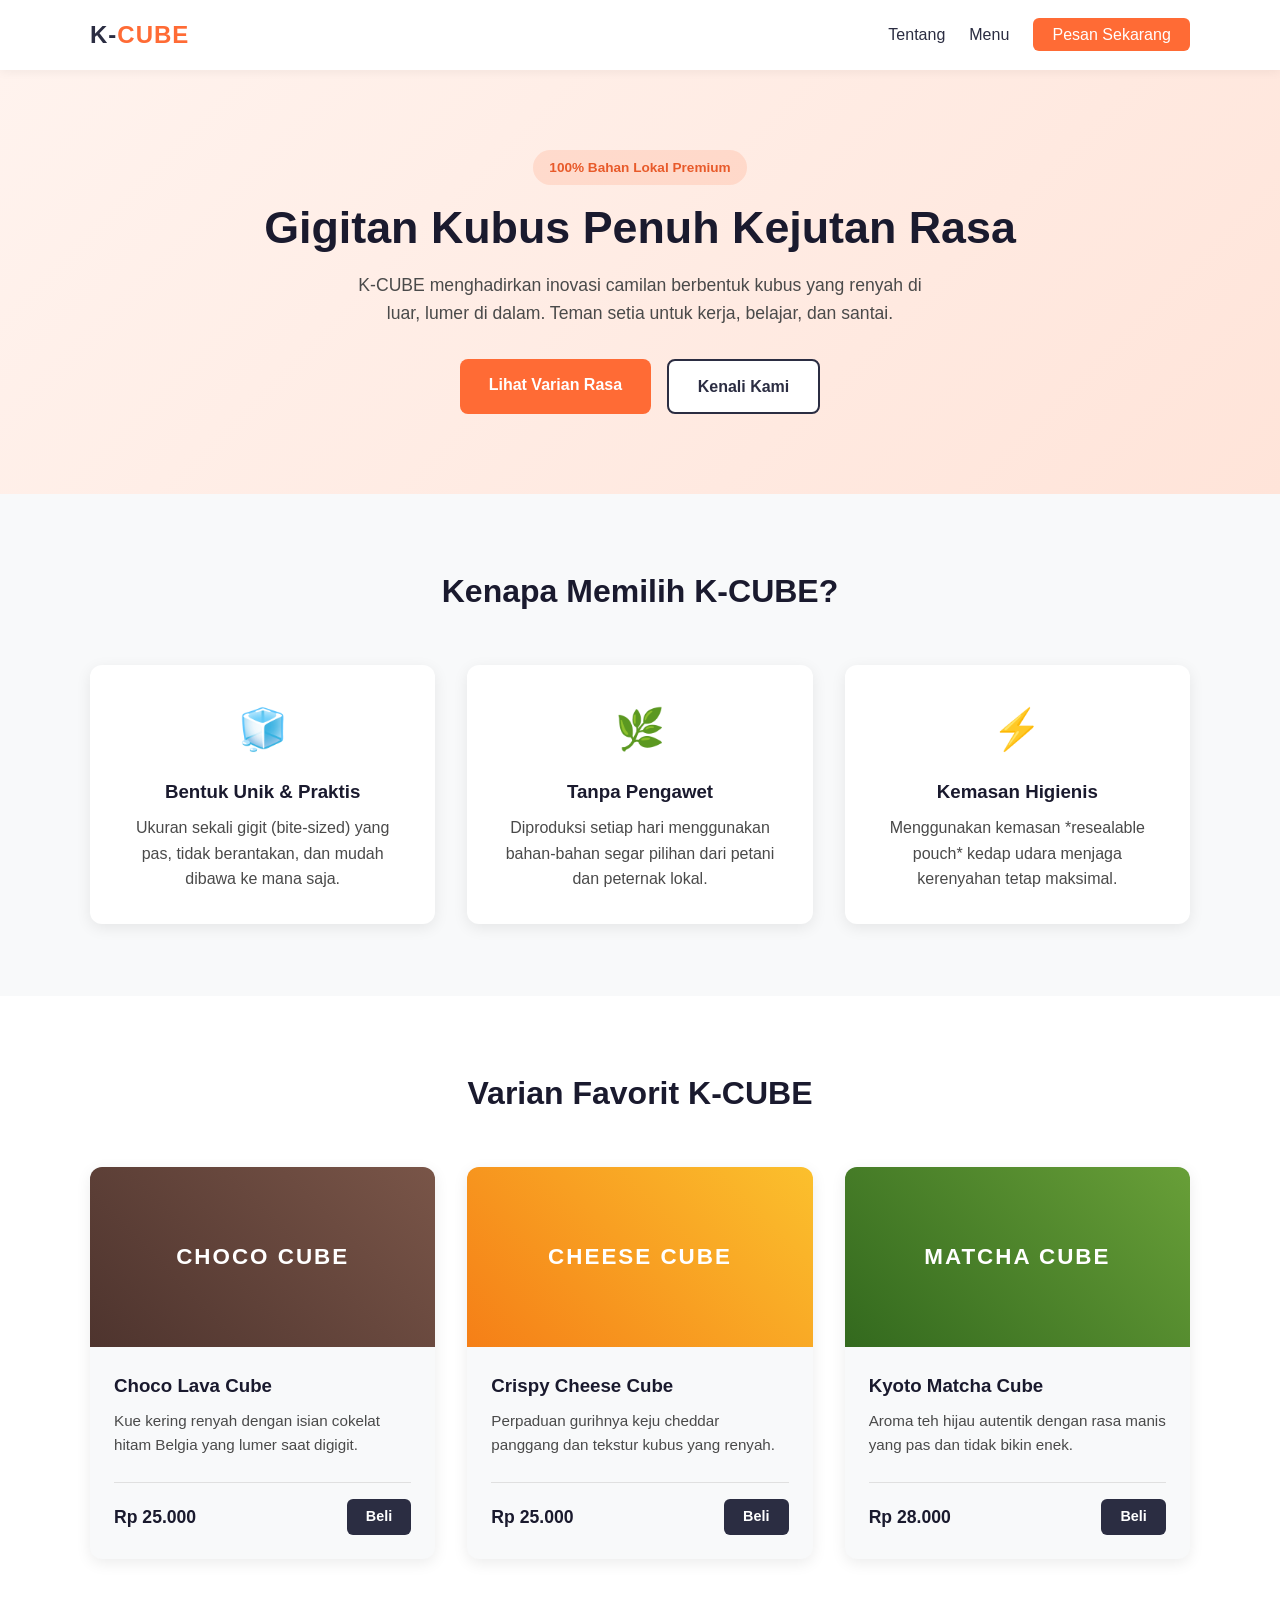
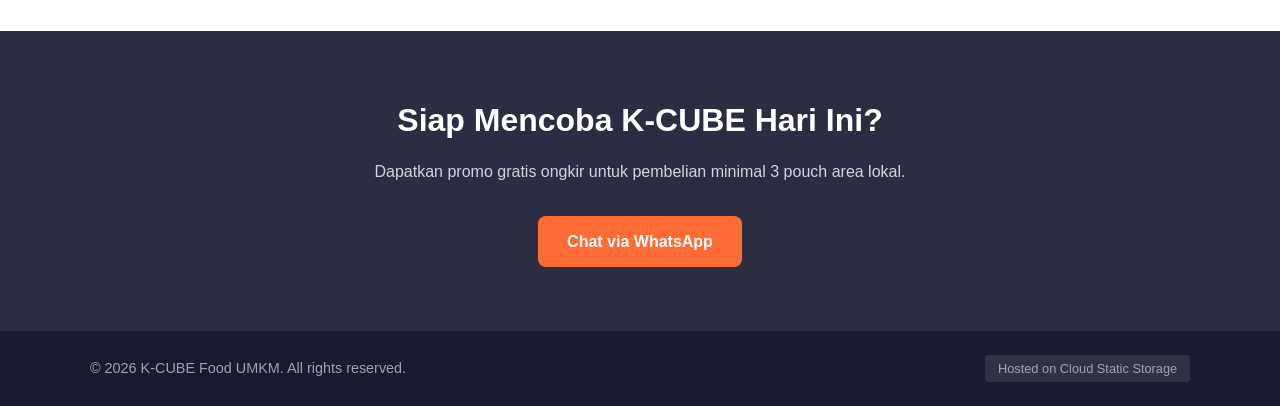
<file: index.html>
<!DOCTYPE html>
<html lang="id">
<head>
    <meta charset="UTF-8">
    <meta name="viewport" content="width=device-width, initial-scale=1.0">
    <meta name="description" content="K-CUBE - Camilan Kekinian Berbentuk Kubus dengan Rasa Autentik.">
    <title>K-CUBE | Camilan Kubus Kekinian</title>
    <link rel="stylesheet" href="style.css">
</head>
<body>
    <!-- Navigasi -->
    <header class="navbar">
        <div class="container nav-content">
            <a href="index.html" class="brand-logo">K-<span>CUBE</span></a>
            <nav>
                <ul class="nav-links">
                    <li><a href="#tentang">Tentang</a></li>
                    <li><a href="#produk">Menu</a></li>
                    <li><a href="#pesan" class="btn-nav">Pesan Sekarang</a></li>
                </ul>
            </nav>
        </div>
    </header>

    <!-- Hero Section -->
    <section class="hero">
        <div class="container hero-content">
            <span class="badge">100% Bahan Lokal Premium</span>
            <h1>Gigitan Kubus Penuh Kejutan Rasa</h1>
            <p>K-CUBE menghadirkan inovasi camilan berbentuk kubus yang renyah di luar, lumer di dalam. Teman setia untuk kerja, belajar, dan santai.</p>
            <div class="hero-buttons">
                <a href="#produk" class="btn-primary">Lihat Varian Rasa</a>
                <a href="#tentang" class="btn-secondary">Kenali Kami</a>
            </div>
        </div>
    </section>

    <!-- Tentang Kami -->
    <section id="tentang" class="about">
        <div class="container">
            <h2 class="section-title">Kenapa Memilih K-CUBE?</h2>
            <div class="features-grid">
                <div class="feature-card">
                    <div class="icon">🧊</div>
                    <h3>Bentuk Unik & Praktis</h3>
                    <p>Ukuran sekali gigit (bite-sized) yang pas, tidak berantakan, dan mudah dibawa ke mana saja.</p>
                </div>
                <div class="feature-card">
                    <div class="icon">🌿</div>
                    <h3>Tanpa Pengawet</h3>
                    <p>Diproduksi setiap hari menggunakan bahan-bahan segar pilihan dari petani dan peternak lokal.</p>
                </div>
                <div class="feature-card">
                    <div class="icon">⚡</div>
                    <h3>Kemasan Higienis</h3>
                    <p>Menggunakan kemasan *resealable pouch* kedap udara menjaga kerenyahan tetap maksimal.</p>
                </div>
            </div>
        </div>
    </section>

    <!-- Katalog Produk -->
    <section id="produk" class="products">
        <div class="container">
            <h2 class="section-title">Varian Favorit K-CUBE</h2>
            <div class="product-grid">
                <div class="product-card">
                    <div class="product-img bg-choco">CHOCO CUBE</div>
                    <div class="product-info">
                        <h3>Choco Lava Cube</h3>
                        <p>Kue kering renyah dengan isian cokelat hitam Belgia yang lumer saat digigit.</p>
                        <div class="product-footer">
                            <span class="price">Rp 25.000</span>
                            <a href="https://wa.me/6281234567890?text=Halo%20K-CUBE,%20saya%20mau%20pesan%20Choco%20Lava%20Cube" target="_blank" class="btn-order">Beli</a>
                        </div>
                    </div>
                </div>

                <div class="product-card">
                    <div class="product-img bg-cheese">CHEESE CUBE</div>
                    <div class="product-info">
                        <h3>Crispy Cheese Cube</h3>
                        <p>Perpaduan gurihnya keju cheddar panggang dan tekstur kubus yang renyah.</p>
                        <div class="product-footer">
                            <span class="price">Rp 25.000</span>
                            <a href="https://wa.me/6281234567890?text=Halo%20K-CUBE,%20saya%20mau%20pesan%20Crispy%20Cheese%20Cube" target="_blank" class="btn-order">Beli</a>
                        </div>
                    </div>
                </div>

                <div class="product-card">
                    <div class="product-img bg-matcha">MATCHA CUBE</div>
                    <div class="product-info">
                        <h3>Kyoto Matcha Cube</h3>
                        <p>Aroma teh hijau autentik dengan rasa manis yang pas dan tidak bikin enek.</p>
                        <div class="product-footer">
                            <span class="price">Rp 28.000</span>
                            <a href="https://wa.me/6281234567890?text=Halo%20K-CUBE,%20saya%20mau%20pesan%20Kyoto%20Matcha%20Cube" target="_blank" class="btn-order">Beli</a>
                        </div>
                    </div>
                </div>
            </div>
        </div>
    </section>

    <!-- Call to Action / Pemesanan -->
    <section id="pesan" class="cta">
        <div class="container cta-content">
            <h2>Siap Mencoba K-CUBE Hari Ini?</h2>
            <p>Dapatkan promo gratis ongkir untuk pembelian minimal 3 pouch area lokal.</p>
            <a href="https://wa.me/6281234567890?text=Halo%20K-CUBE,%20saya%20ingin%20bertanya%20tentang%20produknya" target="_blank" class="btn-primary">Chat via WhatsApp</a>
        </div>
    </section>

    <!-- Footer -->
    <footer>
        <div class="container footer-content">
            <p>&copy; 2026 K-CUBE Food UMKM. All rights reserved.</p>
            <p class="cloud-badge">Hosted on Cloud Static Storage</p>
        </div>
    </footer>
</body>
                                                                                                                                                       </html>
</file>
<file: style.css>
/* Reset & Base Styles */
:root {
    --primary: #FF6B35;
    --primary-dark: #E85A2A;
    --secondary: #2B2D42;
    --light: #F8F9FA;
    --dark: #1A1A2E;
    --text: #4A4A4A;
    --white: #FFFFFF;
    --shadow: 0 4px 15px rgba(0, 0, 0, 0.08);
    --radius: 12px;
}

* {
    margin: 0;
    padding: 0;
    box-sizing: border-box;
    font-family: -apple-system, BlinkMacSystemFont, "Segoe UI", Roboto, Helvetica, Arial, sans-serif;
}

html {
    scroll-behavior: smooth;
}

body {
    background-color: var(--light);
    color: var(--text);
    line-height: 1.6;
}

.container {
    width: 90%;
    max-width: 1100px;
    margin: 0 auto;
}

/* Navbar */
.navbar {
    background-color: var(--white);
    box-shadow: 0 2px 10px rgba(0,0,0,0.05);
    position: sticky;
    top: 0;
    z-index: 100;
    padding: 1rem 0;
}

.nav-content {
    display: flex;
    justify-content: space-between;
    align-items: center;
}

.brand-logo {
    font-size: 1.5rem;
    font-weight: 800;
    color: var(--secondary);
    text-decoration: none;
    letter-spacing: 1px;
}

.brand-logo span {
    color: var(--primary);
}

.nav-links {
    list-style: none;
    display: flex;
    align-items: center;
    gap: 1.5rem;
}

.nav-links a {
    text-decoration: none;
    color: var(--secondary);
    font-weight: 500;
    transition: color 0.3s;
}

.nav-links a:hover {
    color: var(--primary);
}

.btn-nav {
    background-color: var(--primary);
    color: var(--white) !important;
    padding: 0.5rem 1.2rem;
    border-radius: 6px;
}

.btn-nav:hover {
    background-color: var(--primary-dark);
}

/* Buttons */
.btn-primary, .btn-secondary {
    display: inline-block;
    padding: 0.8rem 1.8rem;
    border-radius: 8px;
    text-decoration: none;
    font-weight: 600;
    transition: all 0.3s ease;
}

.btn-primary {
    background-color: var(--primary);
    color: var(--white);
}

.btn-primary:hover {
    background-color: var(--primary-dark);
    transform: translateY(-2px);
}

.btn-secondary {
    background-color: var(--white);
    color: var(--secondary);
    border: 2px solid var(--secondary);
}

.btn-secondary:hover {
    background-color: var(--secondary);
    color: var(--white);
}

/* Hero Section */
.hero {
    background: linear-gradient(135deg, #FFF3EE 0%, #FFE4D9 100%);
    padding: 5rem 0;
    text-align: center;
}

.badge {
    display: inline-block;
    background-color: rgba(255, 107, 53, 0.15);
    color: var(--primary-dark);
    padding: 0.4rem 1rem;
    border-radius: 50px;
    font-size: 0.85rem;
    font-weight: 700;
    margin-bottom: 1rem;
}

.hero h1 {
    font-size: 2.8rem;
    color: var(--dark);
    margin-bottom: 1rem;
    line-height: 1.2;
}

.hero p {
    max-width: 600px;
    margin: 0 auto 2rem;
    font-size: 1.1rem;
}

.hero-buttons {
    display: flex;
    justify-content: center;
    gap: 1rem;
    flex-wrap: wrap;
}

/* Sections General */
.about, .products {
    padding: 4.5rem 0;
}

.section-title {
    text-align: center;
    font-size: 2rem;
    color: var(--dark);
    margin-bottom: 3rem;
}

/* Features Grid */
.features-grid {
    display: grid;
    grid-template-columns: repeat(auto-fit, minmax(280px, 1fr));
    gap: 2rem;
}

.feature-card {
    background: var(--white);
    padding: 2rem;
    border-radius: var(--radius);
    box-shadow: var(--shadow);
    text-align: center;
}

.feature-card .icon {
    font-size: 2.5rem;
    margin-bottom: 1rem;
}

.feature-card h3 {
    color: var(--dark);
    margin-bottom: 0.5rem;
}

/* Products Grid */
.products {
    background-color: var(--white);
}

.product-grid {
    display: grid;
    grid-template-columns: repeat(auto-fit, minmax(300px, 1fr));
    gap: 2rem;
}

.product-card {
    background: var(--light);
    border-radius: var(--radius);
    overflow: hidden;
    box-shadow: var(--shadow);
    transition: transform 0.3s;
}

.product-card:hover {
    transform: translateY(-5px);
}

.product-img {
    height: 180px;
    display: flex;
    align-items: center;
    justify-content: center;
    color: var(--white);
    font-weight: 800;
    font-size: 1.4rem;
    letter-spacing: 2px;
}

/* Placeholder warna untuk menggantikan gambar berat agar hemat bandwidth */
.bg-choco { background: linear-gradient(45deg, #4E342E, #795548); }
.bg-cheese { background: linear-gradient(45deg, #F57F17, #FBC02D); }
.bg-matcha { background: linear-gradient(45deg, #33691E, #689F38); }

.product-info {
    padding: 1.5rem;
}

.product-info h3 {
    color: var(--dark);
    margin-bottom: 0.5rem;
}

.product-info p {
    font-size: 0.95rem;
    margin-bottom: 1.5rem;
}

.product-footer {
    display: flex;
    justify-content: space-between;
    align-items: center;
    border-top: 1px solid #E0E0E0;
    padding-top: 1rem;
}

.price {
    font-weight: 700;
    font-size: 1.1rem;
    color: var(--dark);
}

.btn-order {
    background-color: var(--secondary);
    color: var(--white);
    text-decoration: none;
    padding: 0.4rem 1.2rem;
    border-radius: 6px;
    font-size: 0.9rem;
    font-weight: 600;
    transition: background 0.3s;
}

.btn-order:hover {
    background-color: var(--primary);
}

/* CTA Section */
.cta {
    background-color: var(--secondary);
    color: var(--white);
    text-align: center;
    padding: 4rem 0;
}

.cta h2 {
    font-size: 2rem;
    margin-bottom: 0.8rem;
}

.cta p {
    margin-bottom: 2rem;
    color: #D1D5DB;
}

/* Footer */
footer {
    background-color: var(--dark);
    color: #9CA3AF;
    padding: 1.5rem 0;
    font-size: 0.9rem;
}

.footer-content {
    display: flex;
    justify-content: space-between;
    align-items: center;
    flex-wrap: wrap;
    gap: 1rem;
}

.cloud-badge {
    background-color: rgba(255,255,255,0.1);
    padding: 0.2rem 0.8rem;
    border-radius: 4px;
    font-size: 0.8rem;
}

/* Error Page (404) */
.error-page {
    display: flex;
    align-items: center;
    justify-content: center;
    min-height: 100vh;
    text-align: center;
    padding: 2rem;
    background: linear-gradient(135deg, #FFF3EE 0%, #F8F9FA 100%);
}

.error-container {
    max-width: 500px;
    background: var(--white);
    padding: 3rem 2rem;
    border-radius: var(--radius);
    box-shadow: var(--shadow);
}

.error-code {
    font-size: 5rem;
    font-weight: 900;
    color: var(--primary);
    line-height: 1;
}

.cube-icon {
    font-size: 3rem;
    margin: 1rem 0;
}

.error-container h1 {
    color: var(--dark);
    font-size: 1.6rem;
    margin-bottom: 0.8rem;
}

.error-container p {
    margin-bottom: 2rem;
    font-size: 0.95rem;
}

/* Responsive */
@media (max-width: 600px) {
    .hero h1 { font-size: 2rem; }
    .nav-links { gap: 1rem; font-size: 0.9rem; }
    .footer-content { justify-content: center; text-align: center; }
      }
</file>
